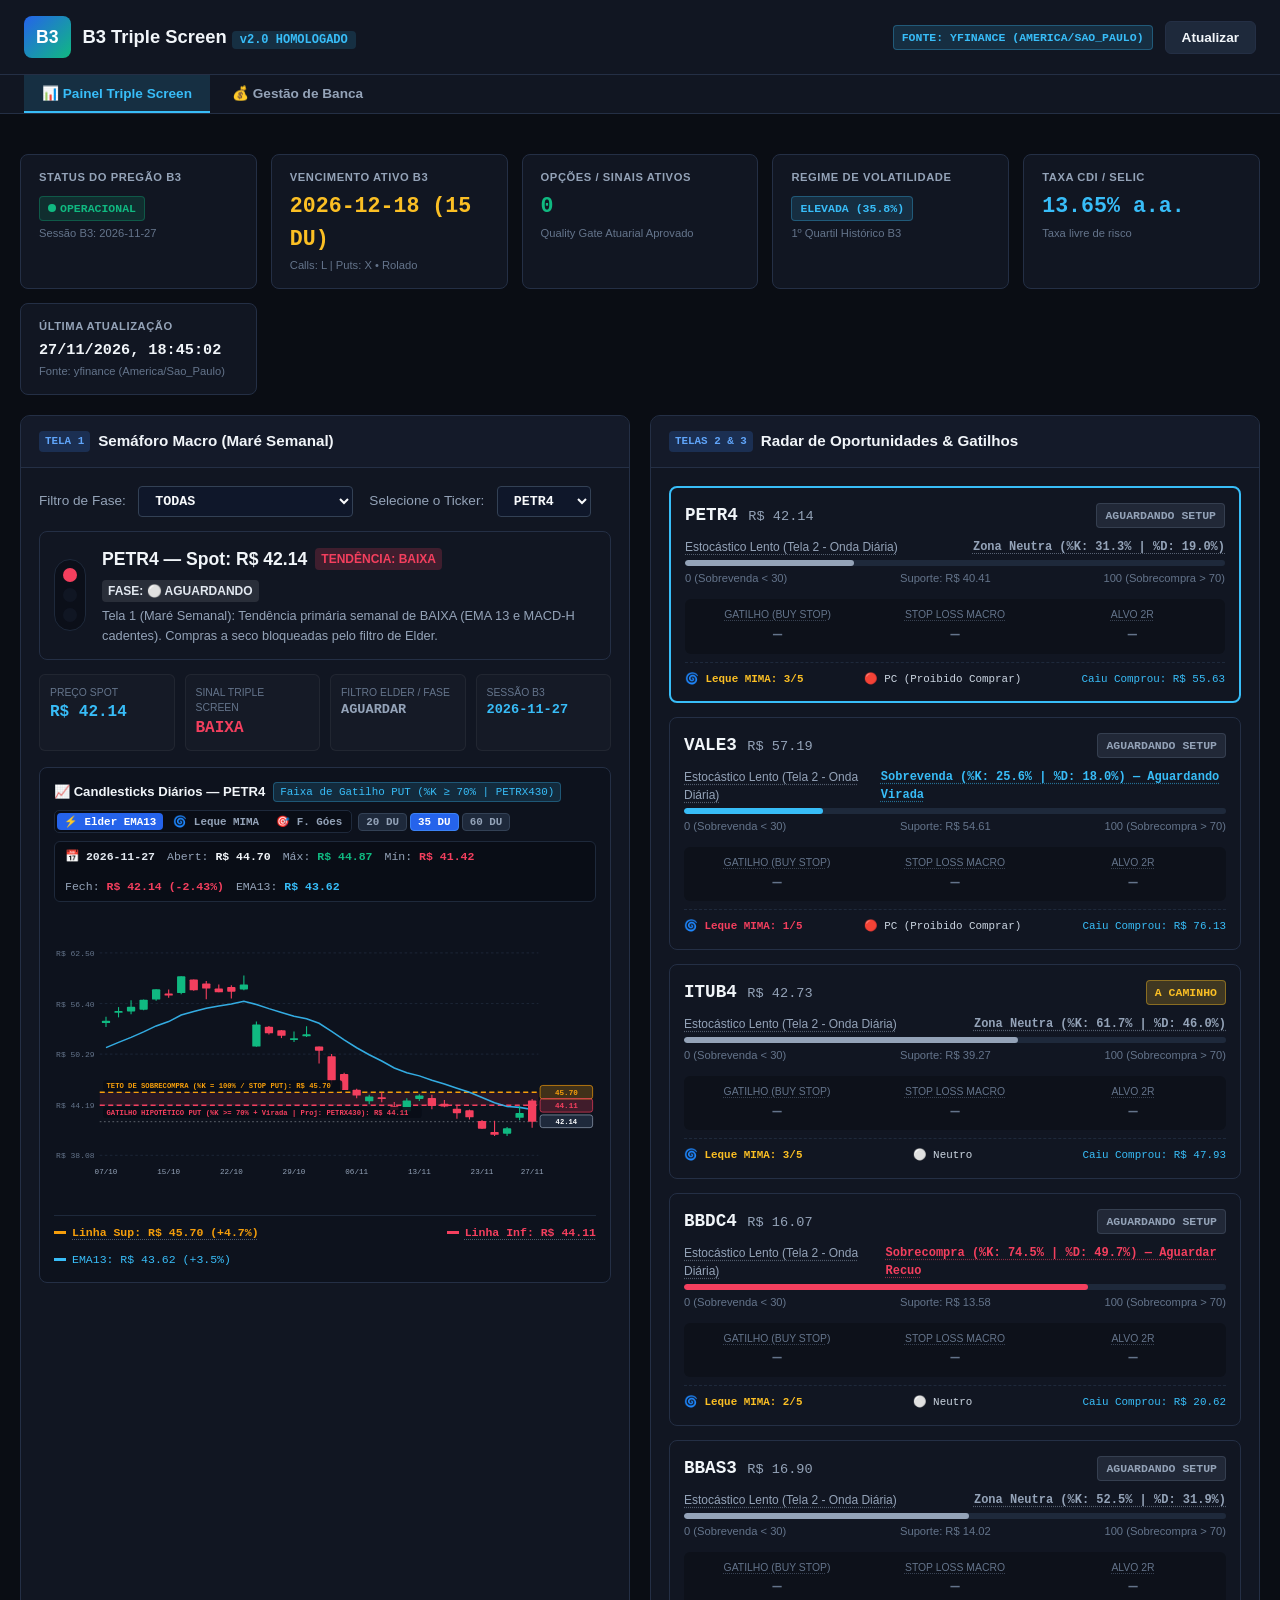
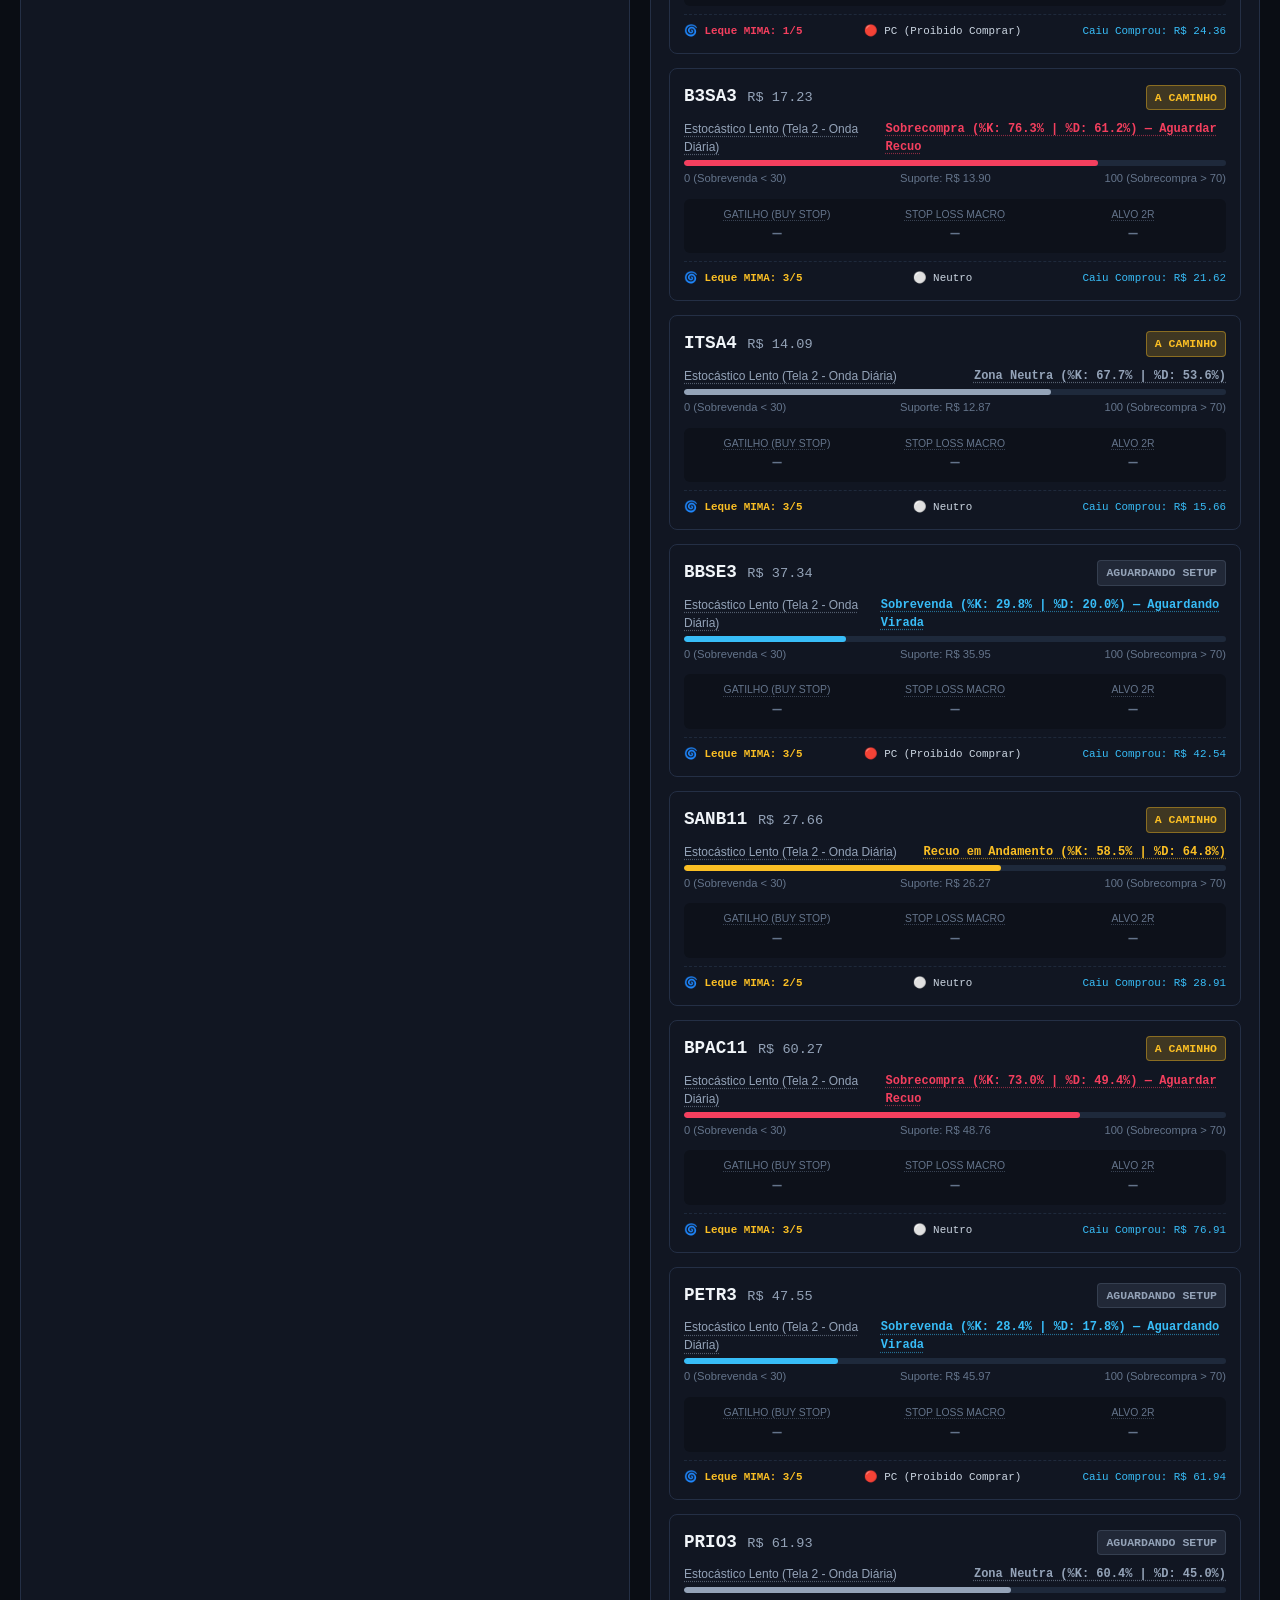
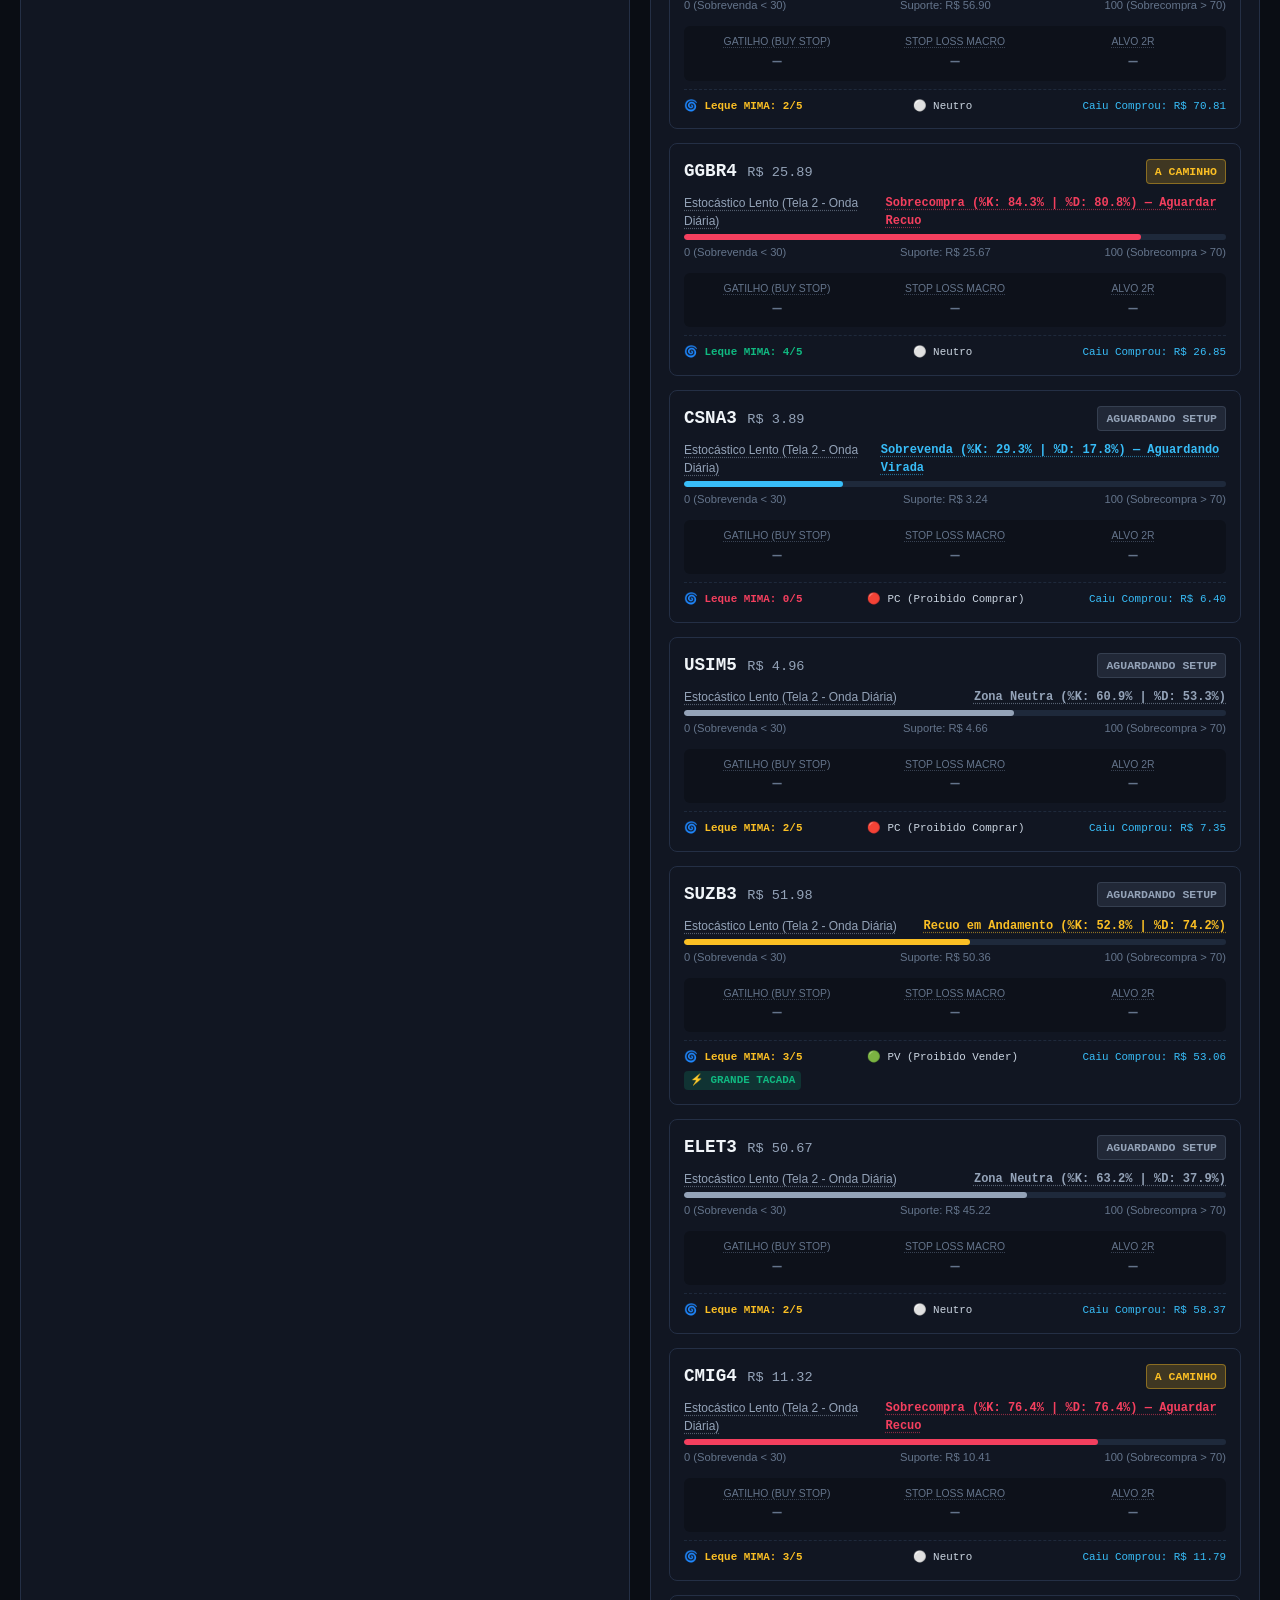
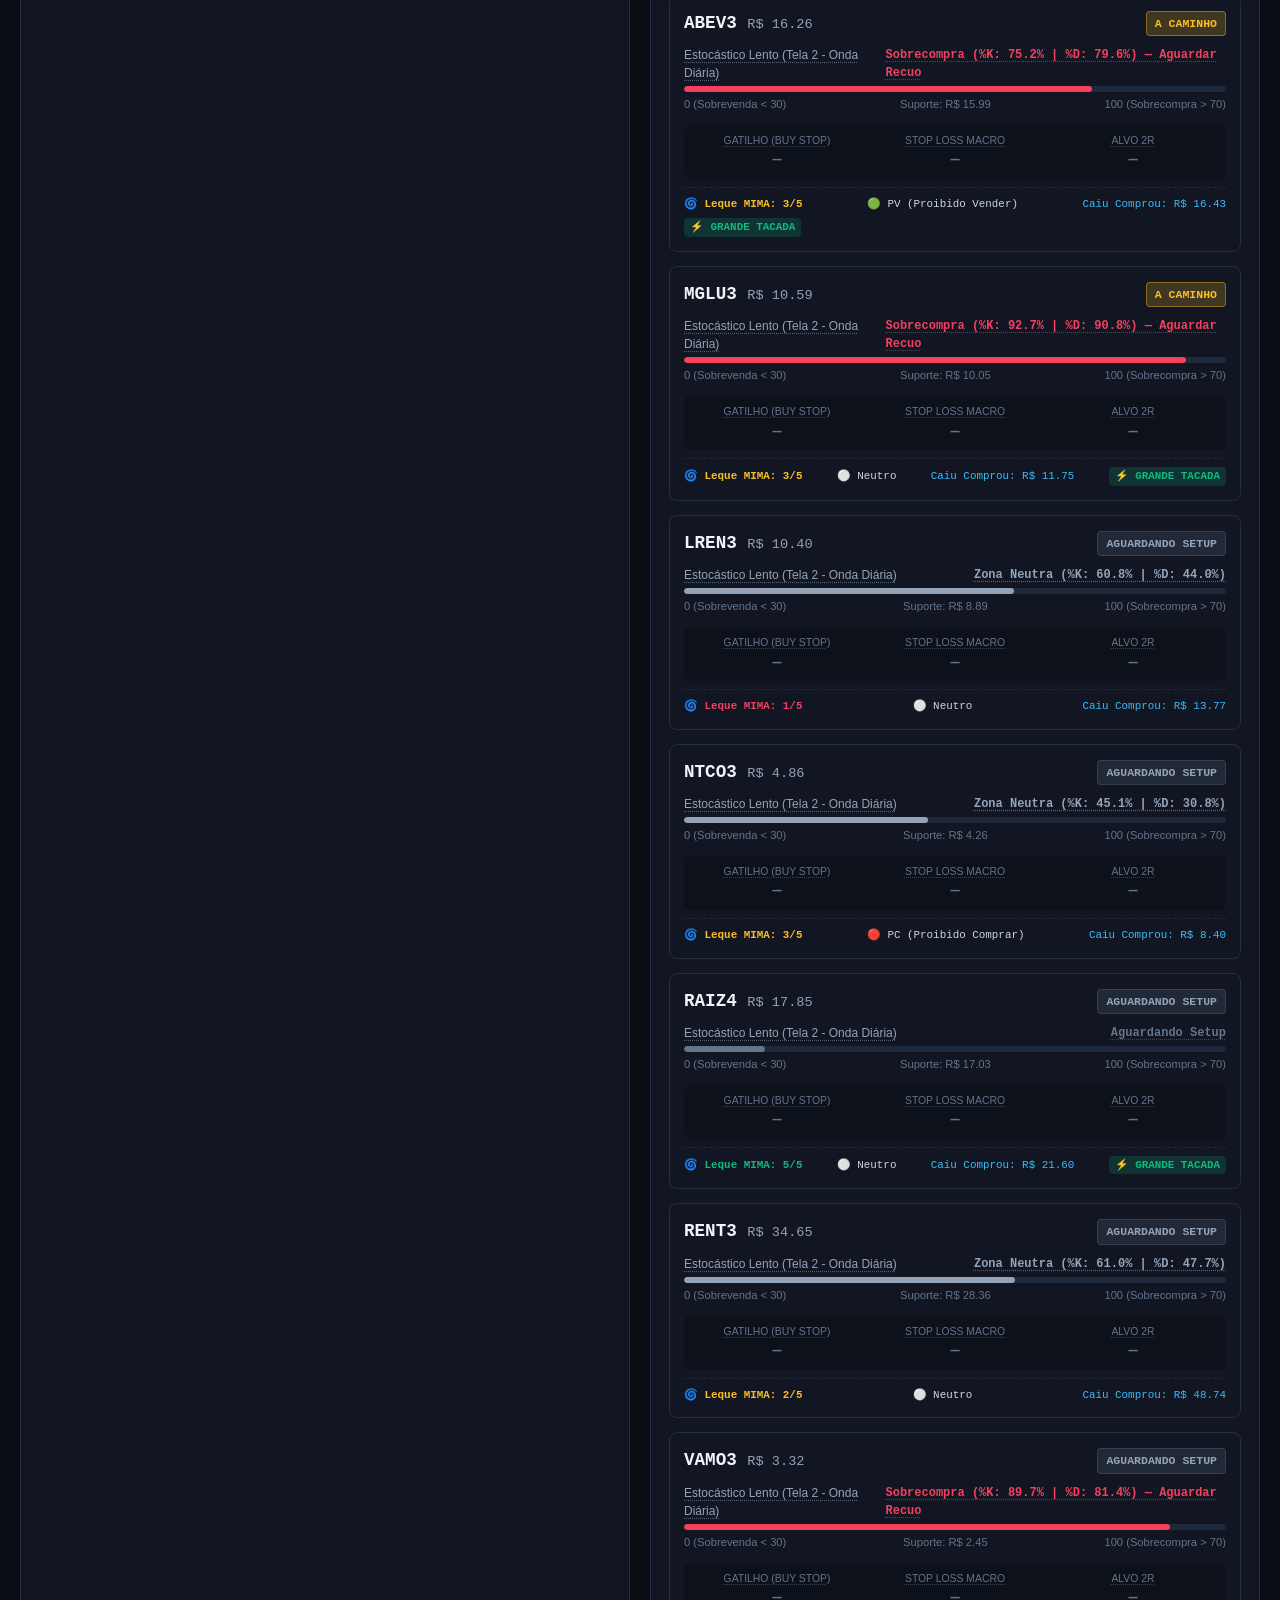
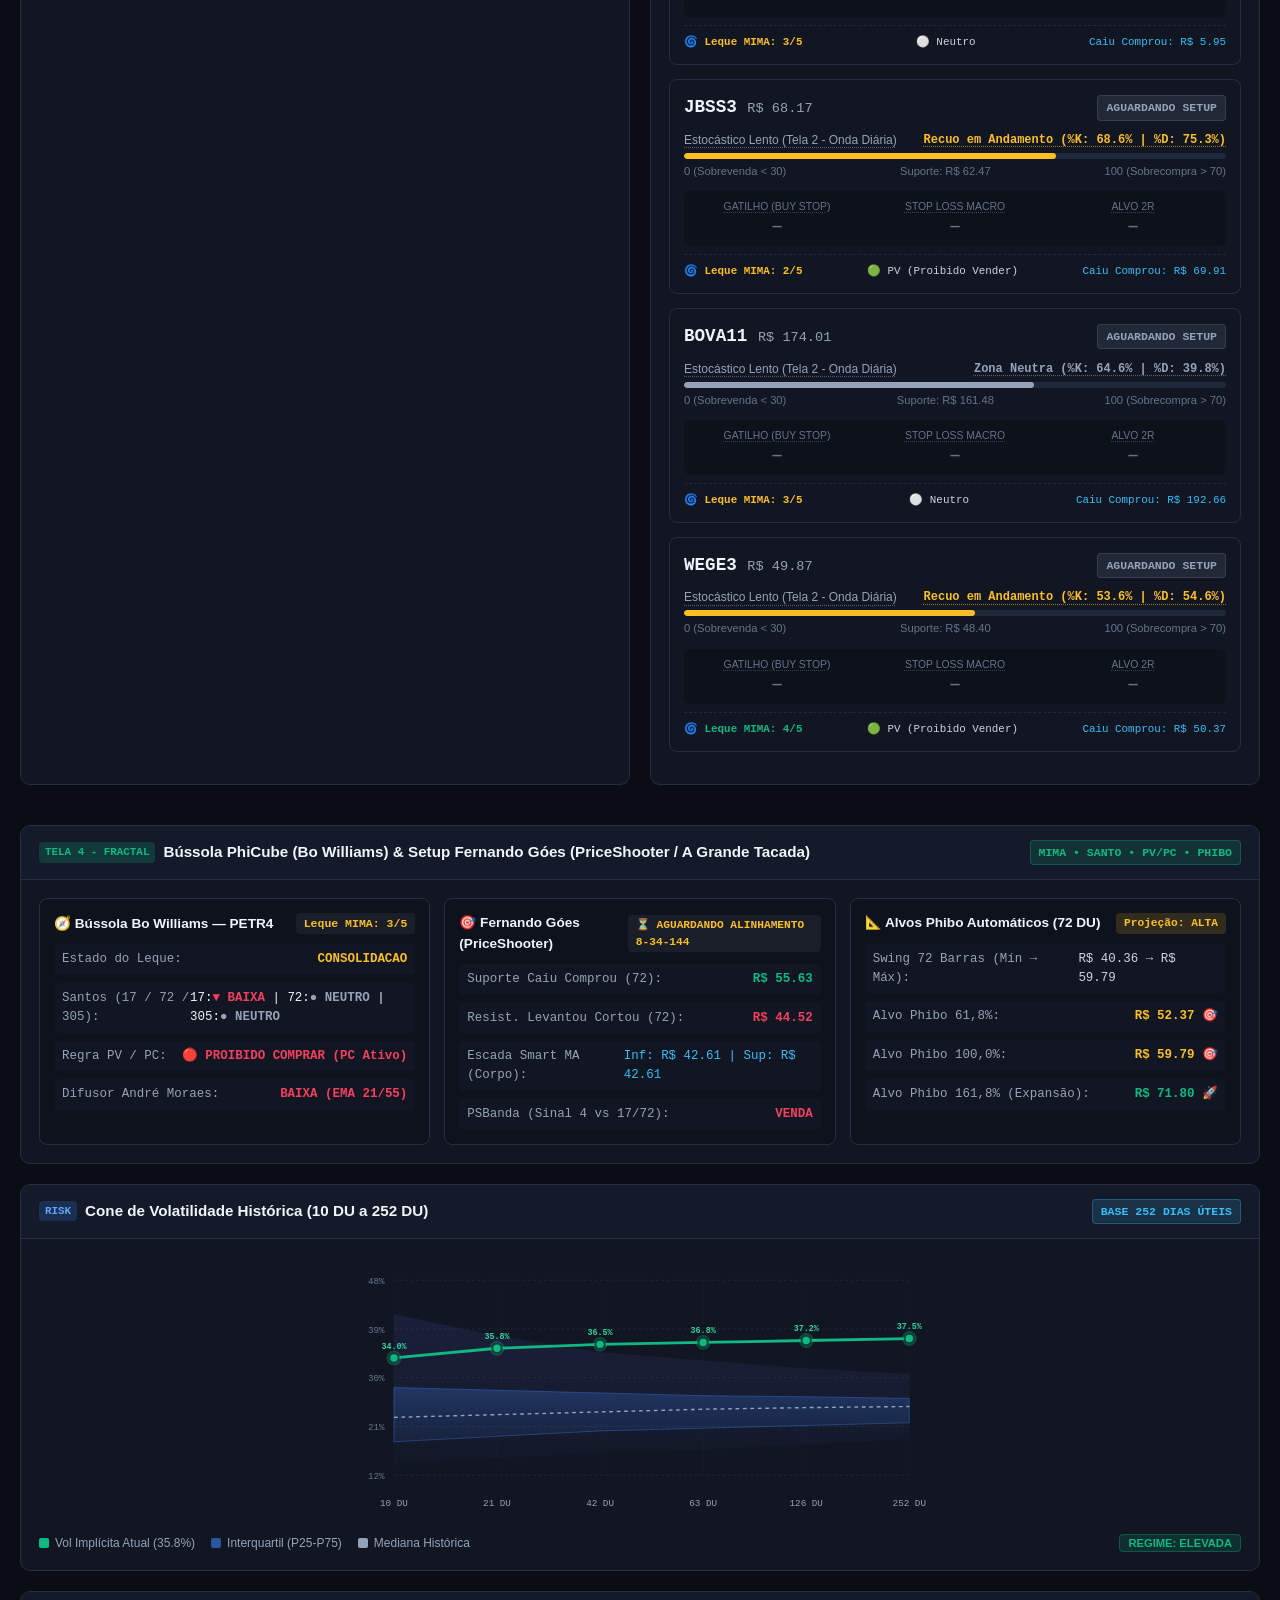
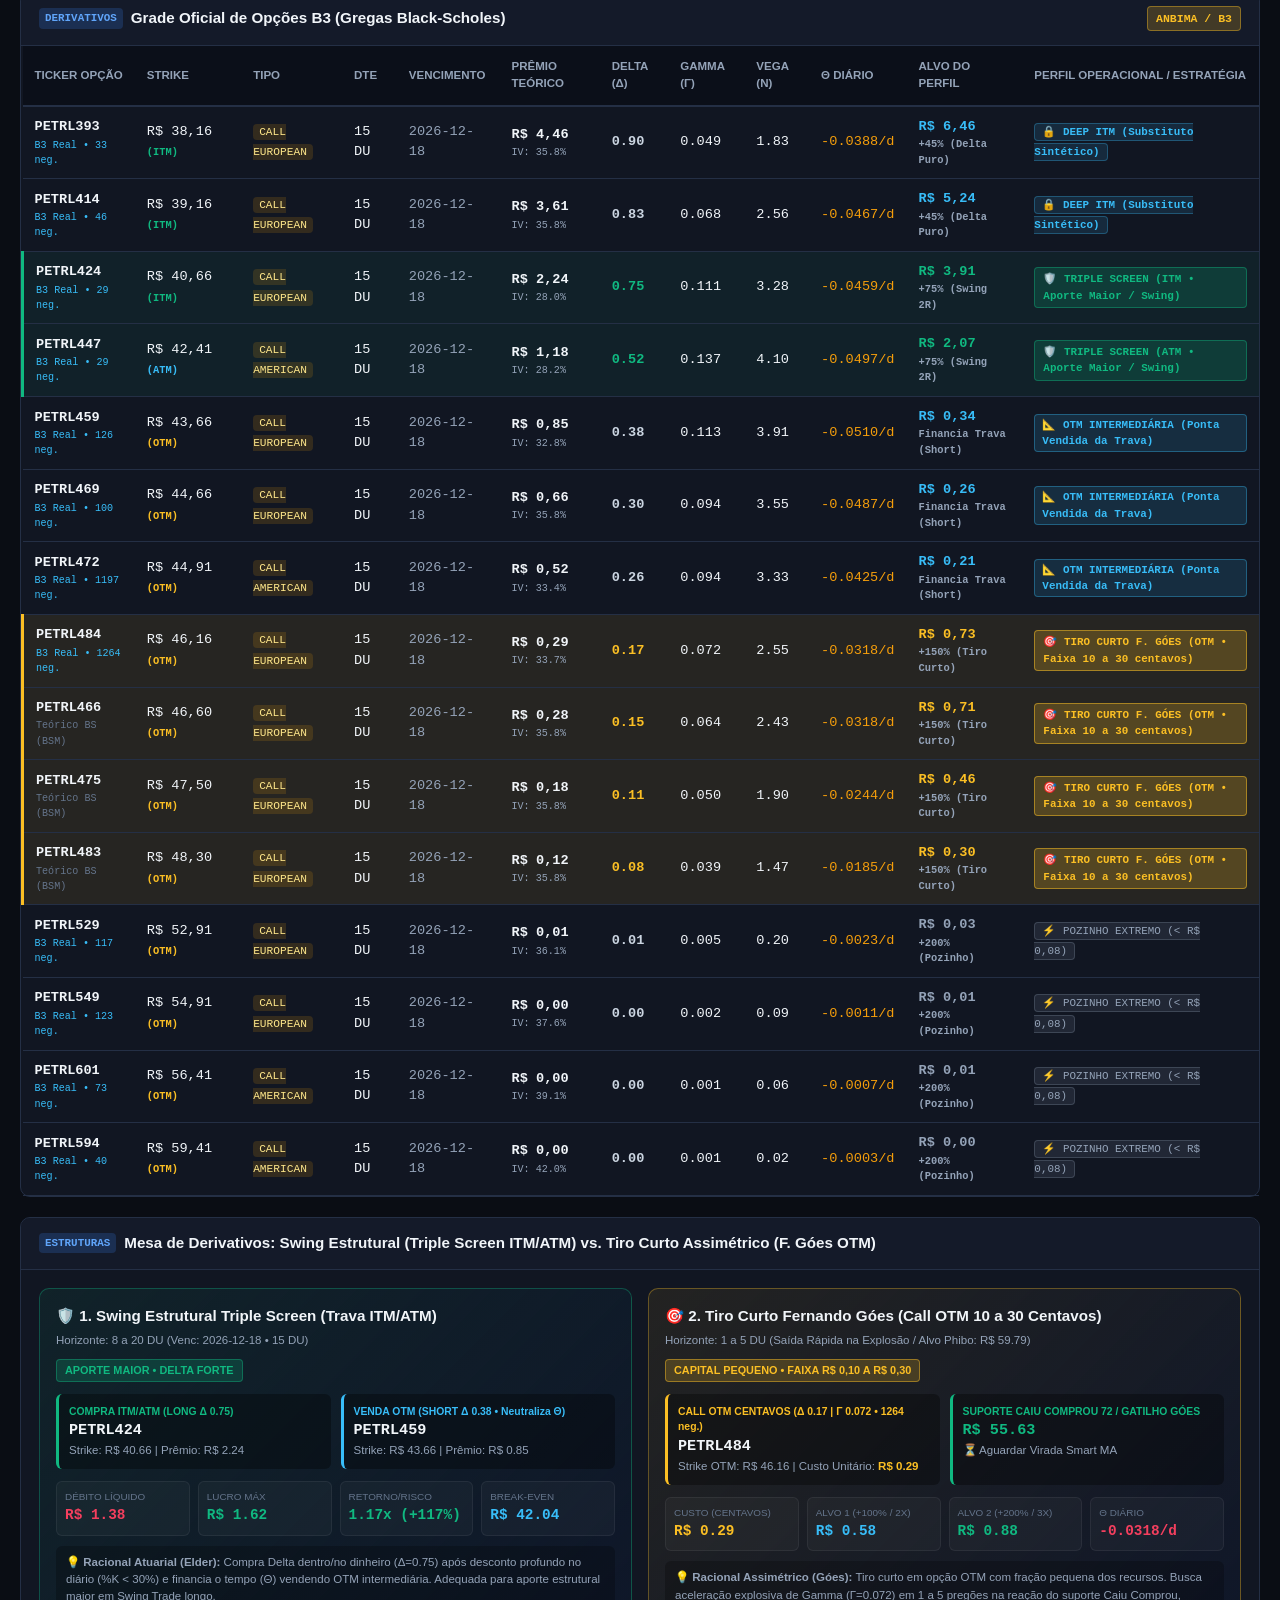
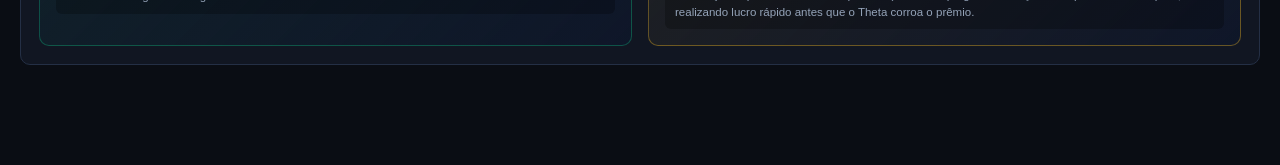
<file: index.html>
<!DOCTYPE html>
<html lang="pt-BR">
<head>
  <meta charset="UTF-8">
  <meta http-equiv="refresh" content="0; url=frontend/">
  <title>B3 Triple Screen v2</title>
  <script>window.location.href = "frontend/";</script>
</head>
<body>
  <p>Redirecionando para o portal... <a href="frontend/">Clique aqui caso não seja redirecionado</a>.</p>
</body>
</html>
</file>
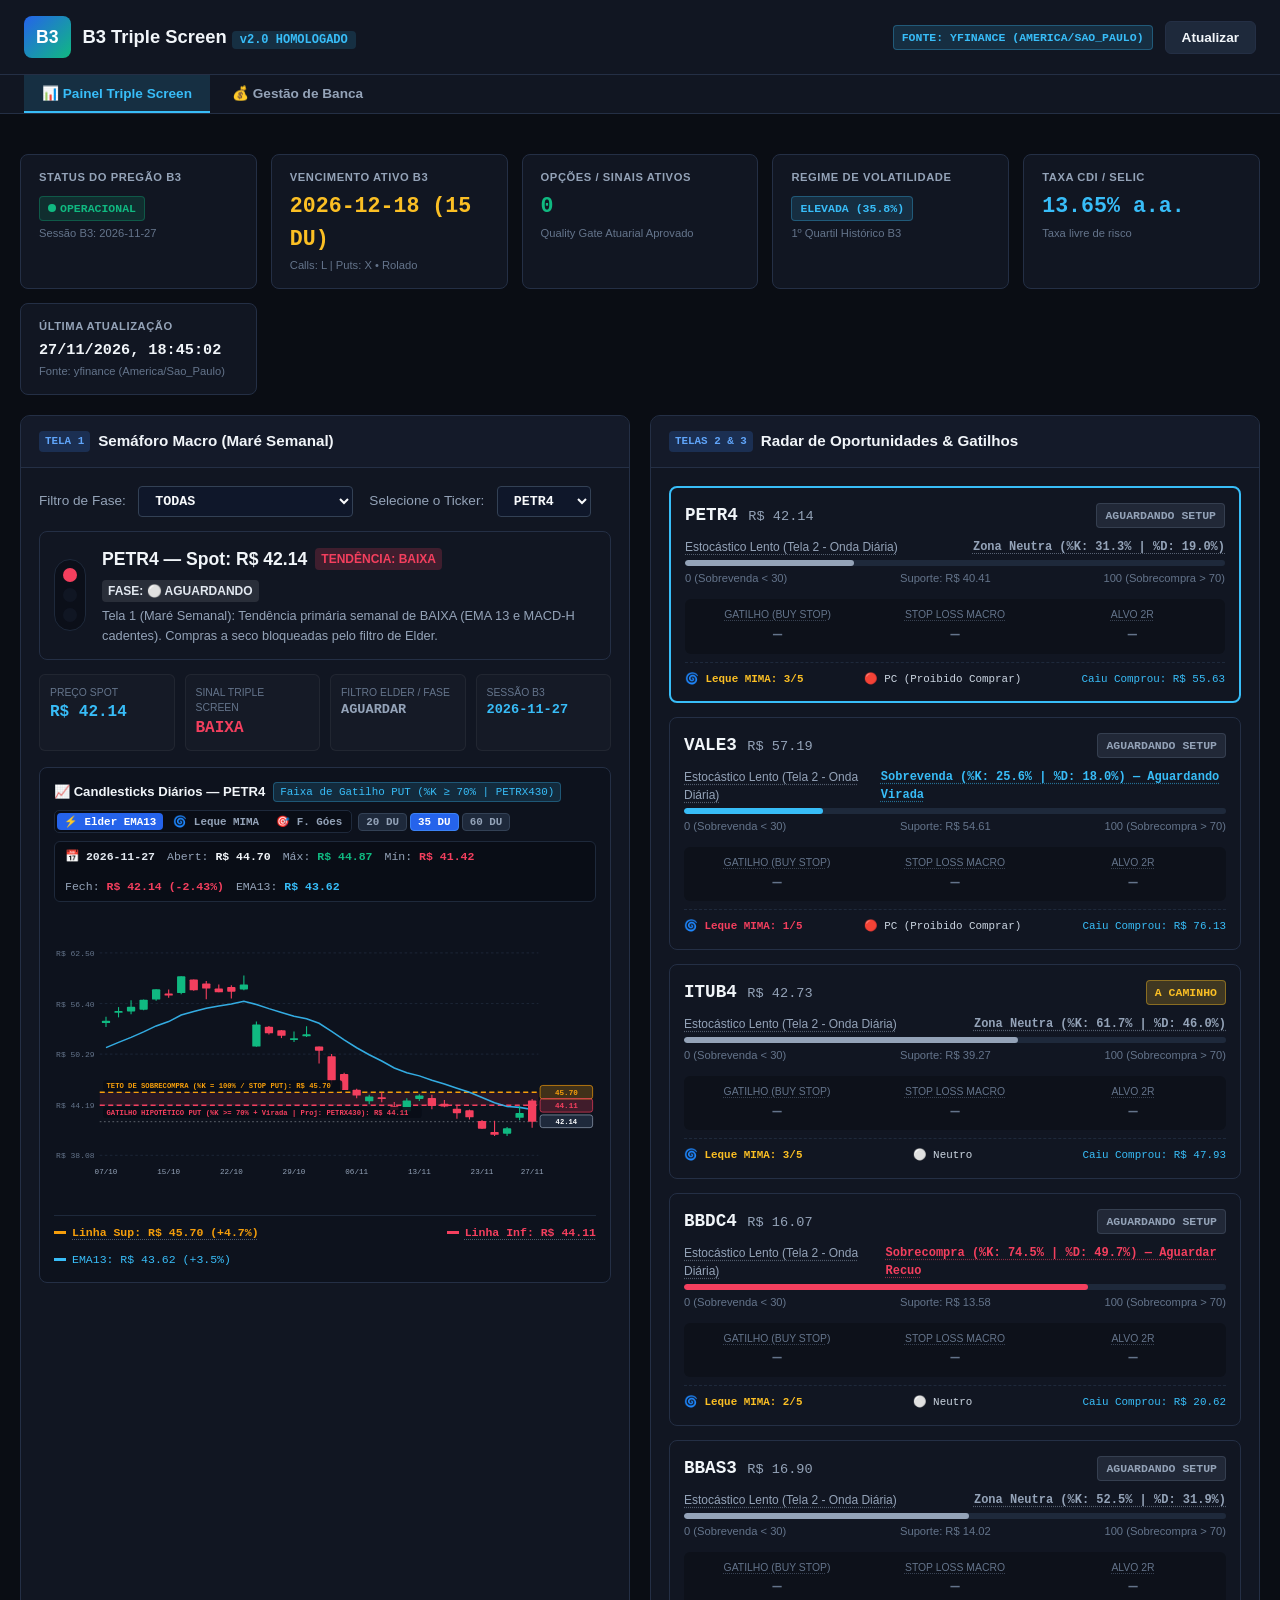
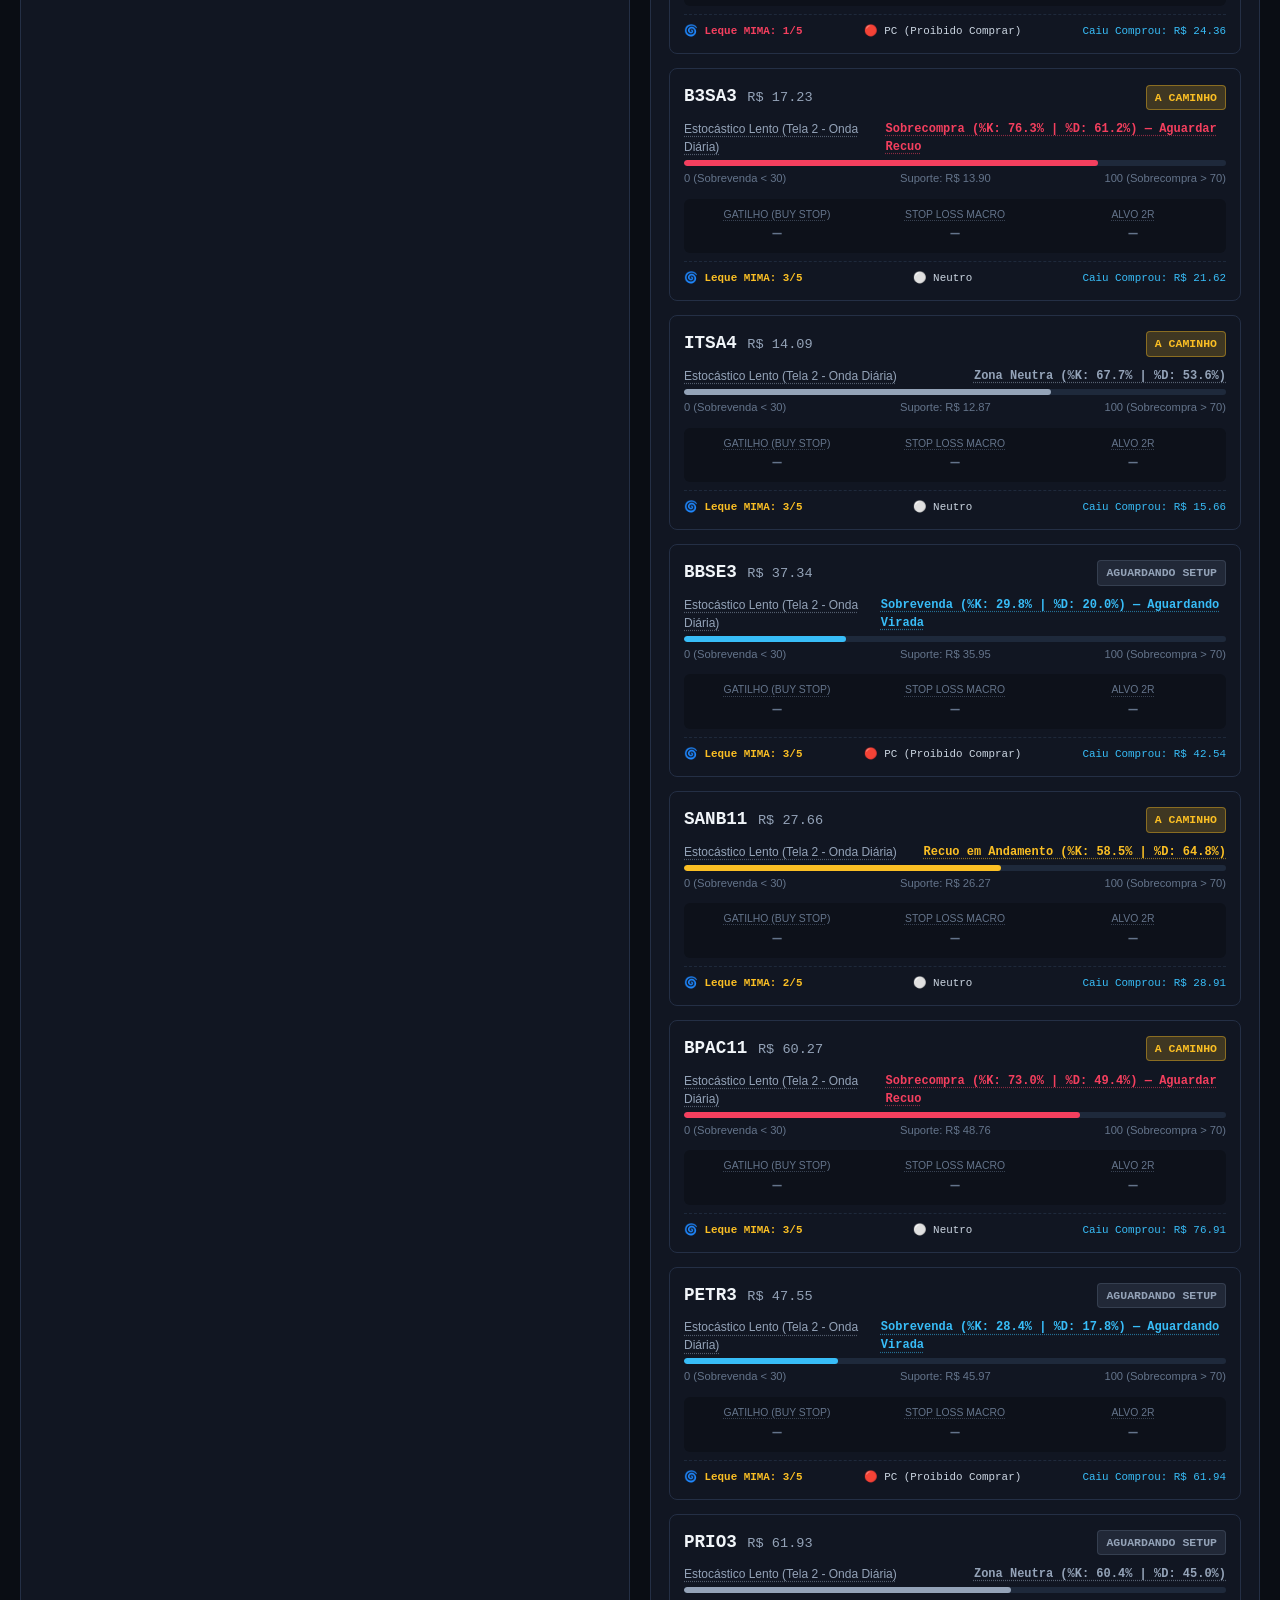
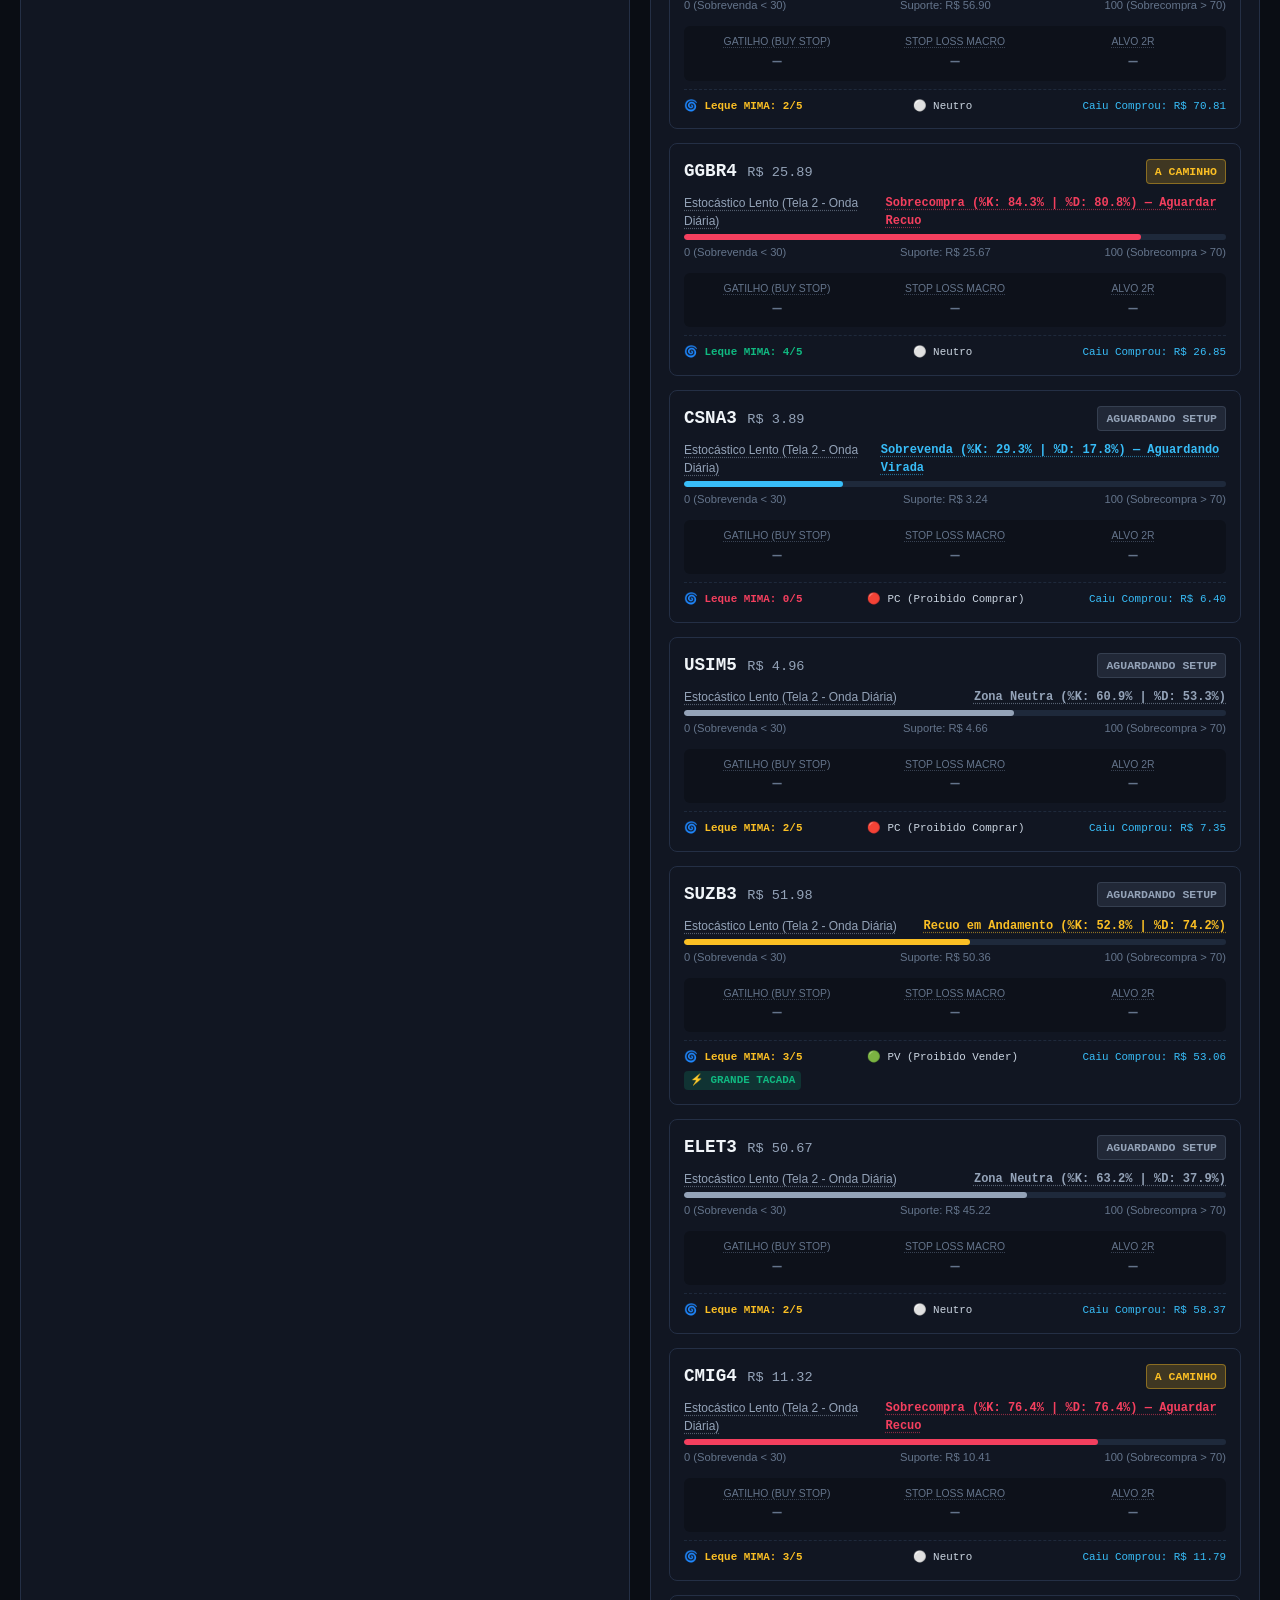
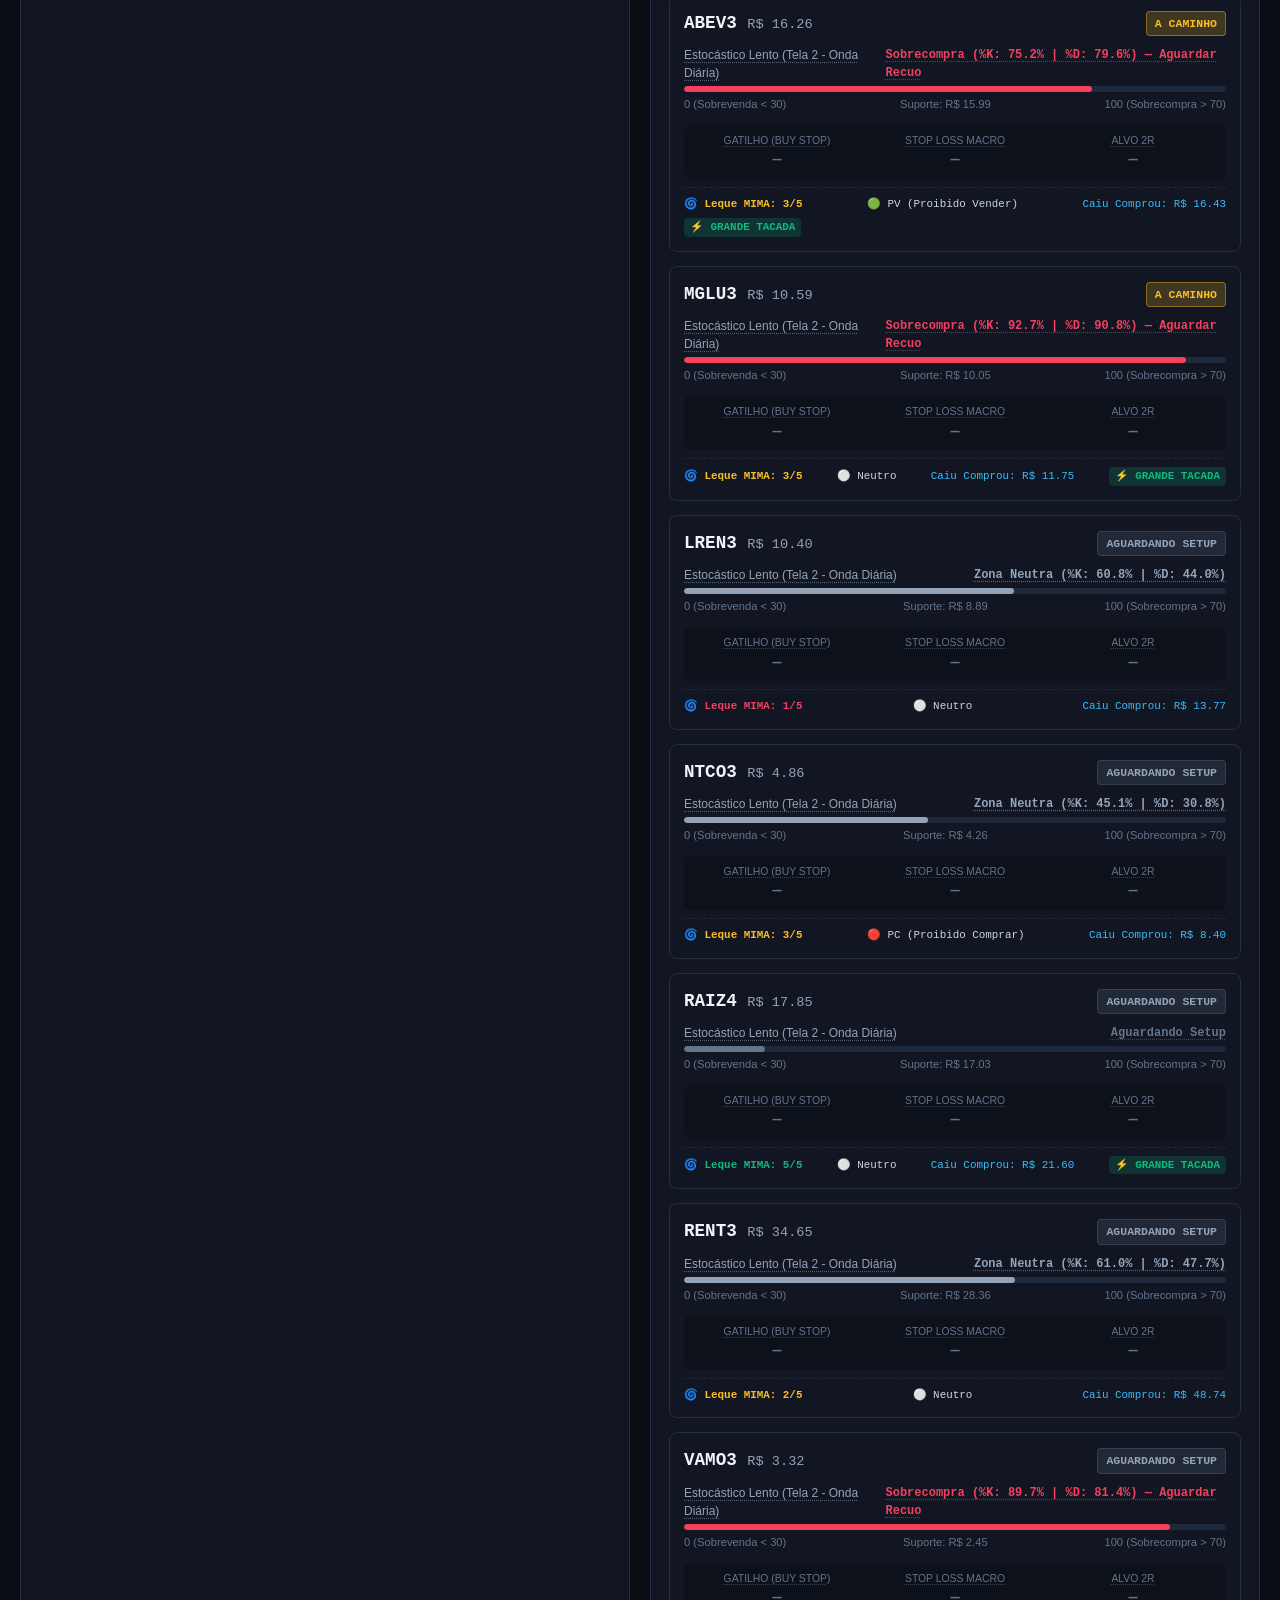
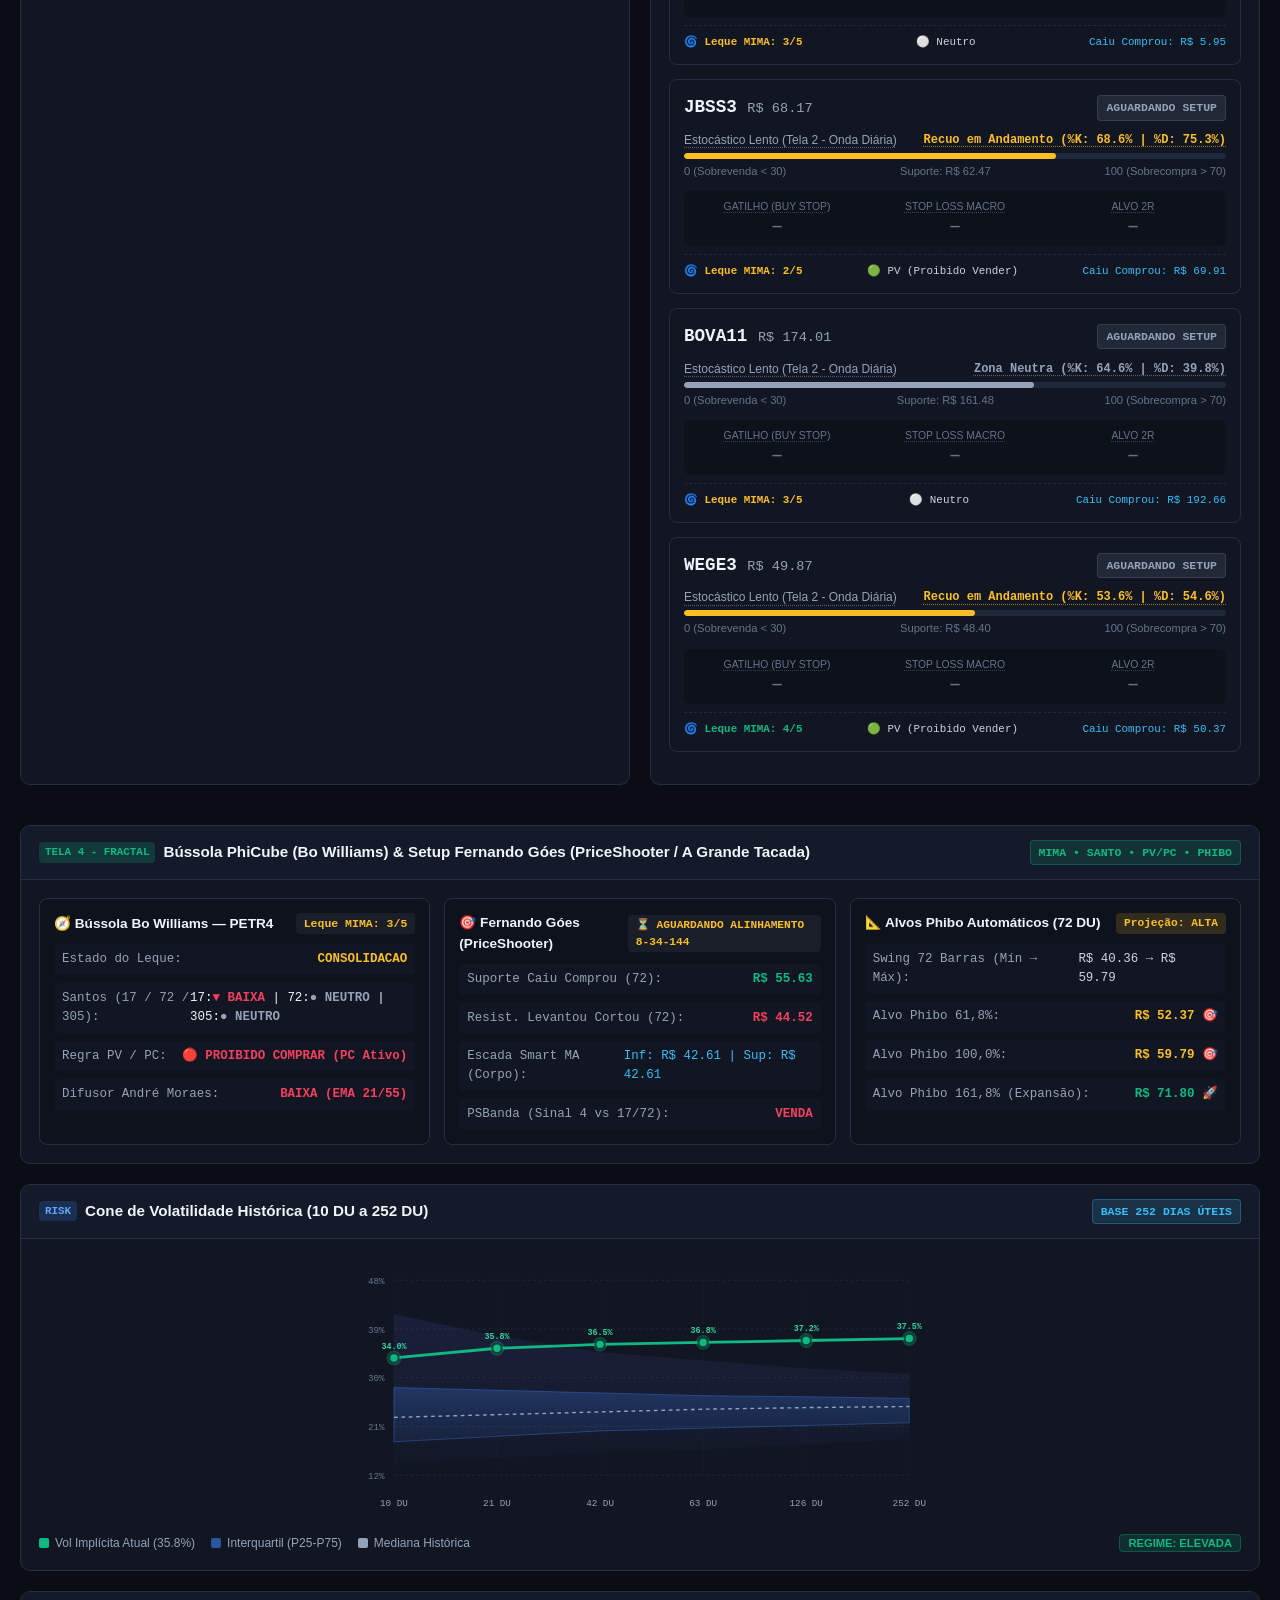
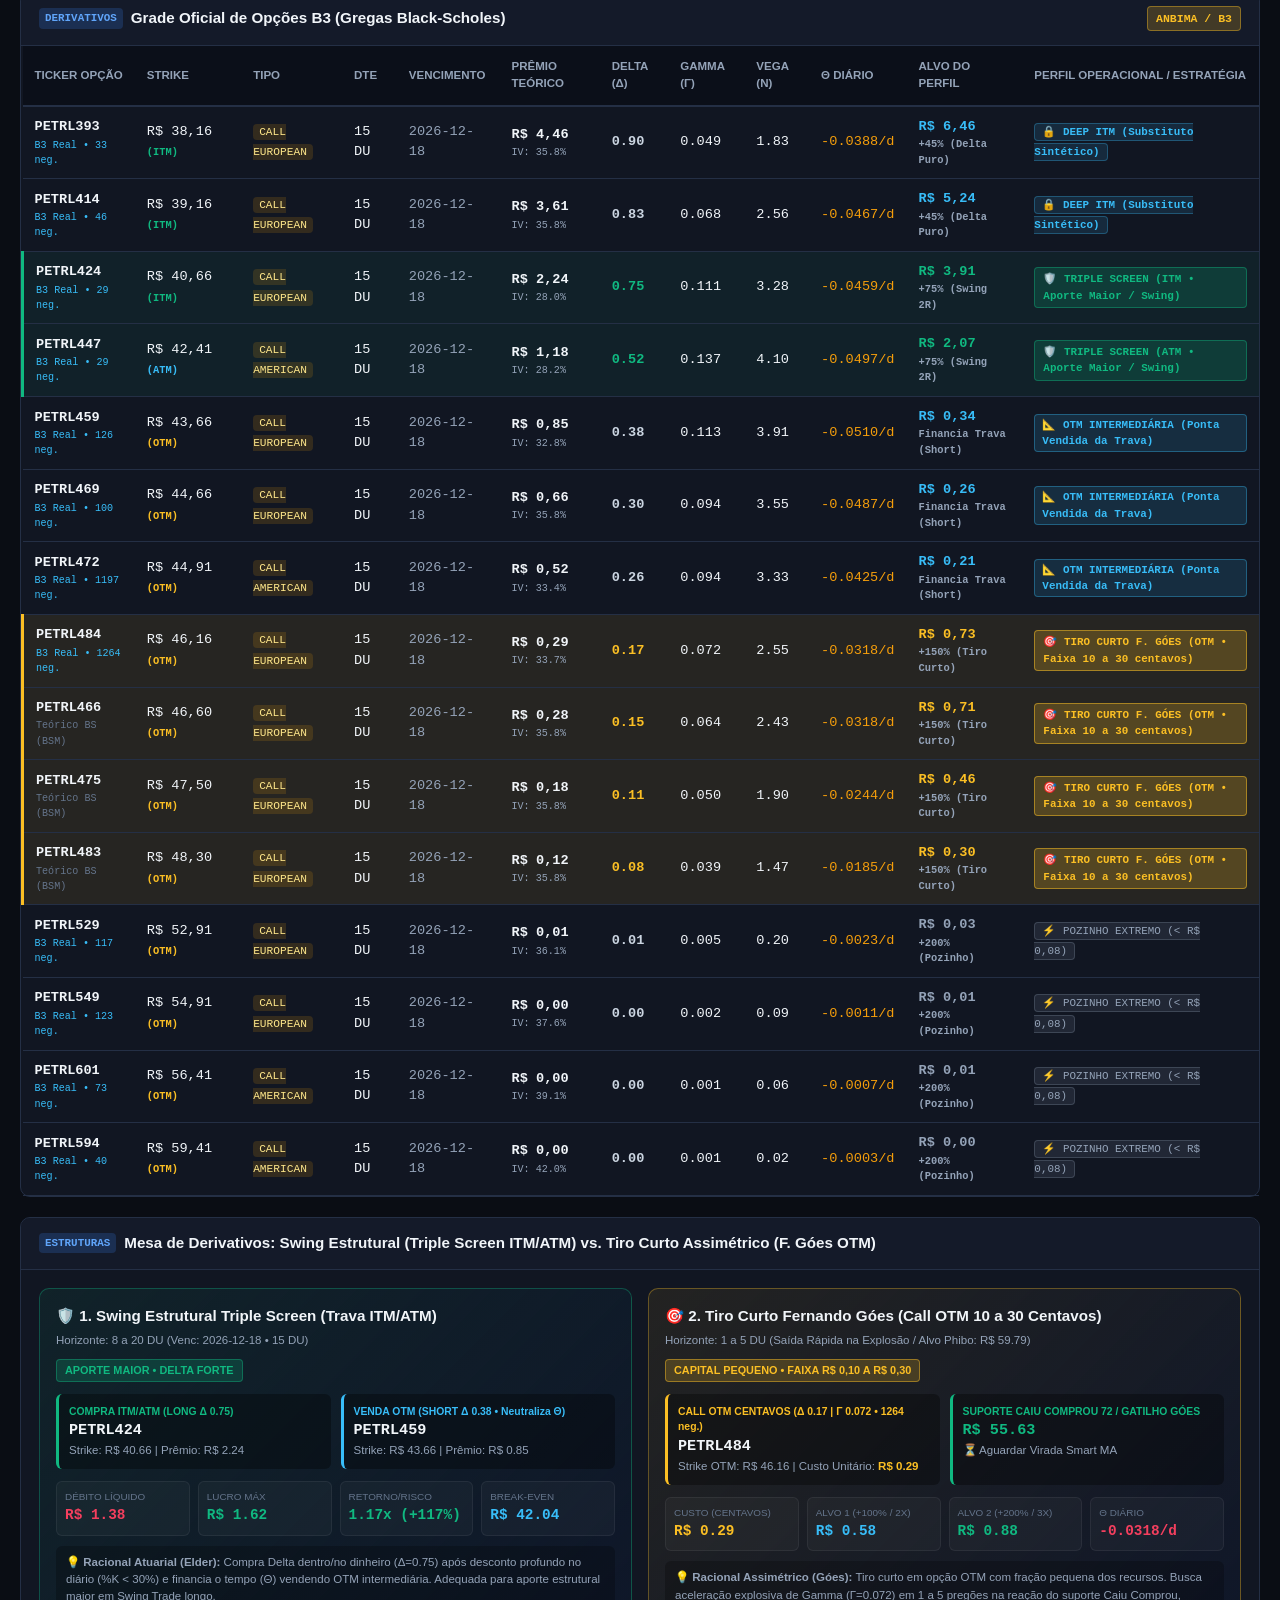
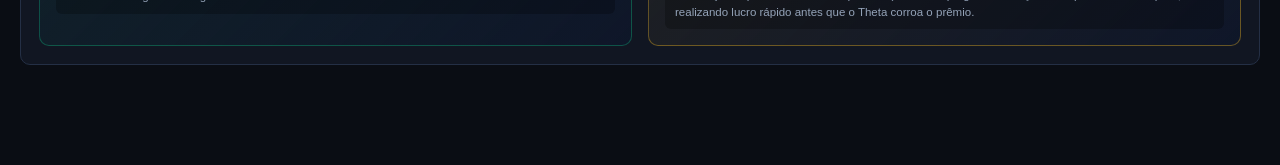
<file: frontend/index.html>
<!DOCTYPE html>
<html lang="pt-BR">
<head>
  <meta charset="UTF-8">
  <meta name="viewport" content="width=device-width, initial-scale=1.0">
  <meta http-equiv="Cache-Control" content="no-cache, no-store, must-revalidate">
  <meta http-equiv="Pragma" content="no-cache">
  <meta http-equiv="Expires" content="0">
  <title>B3 Triple Screen v2.0 - Dashboard Quantitativo</title>
  <link rel="icon" href="data:image/svg+xml,<svg xmlns=%22http://www.w3.org/2000/svg%22 viewBox=%220 0 100 100%22><text y=%22.9em%22 font-size=%2290%22>📈</text></svg>">
  <style>
    :root {
      --bg: #0a0d14;
      --card: #111622;
      --border: #242f45;
      --text: #f1f5f9;
      --muted: #94a3b8;
      --dim: #64748b;
      --green: #10b981;
      --blue: #38bdf8;
      --gold: #fbbf24;
    }
    * { margin:0; padding:0; box-sizing:border-box; }
    body { background: var(--bg); color: var(--text); font-family: -apple-system, BlinkMacSystemFont, "Segoe UI", Roboto, sans-serif; padding-bottom: 60px; line-height: 1.5; }
    .container { max-width: 1400px; margin: 0 auto; padding: 20px; }
    header { display: flex; justify-content: space-between; align-items: center; padding: 16px 24px; background: var(--card); border-bottom: 1px solid var(--border); position: sticky; top:0; z-index: 100; }
    .brand { display: flex; align-items: center; gap: 12px; }
    .logo { background: linear-gradient(135deg, #2563eb, #10b981); color:#fff; font-weight:800; padding: 8px 12px; border-radius: 8px; font-size: 1.1rem; }
    .badge { display: inline-flex; align-items: center; gap: 4px; padding: 3px 8px; border-radius: 4px; font-size: 0.72rem; font-weight: 700; font-family: monospace; text-transform: uppercase; }
    .badge-open { background: rgba(16, 185, 129, 0.15); color: var(--green); border: 1px solid rgba(16,185,129,0.3); }
    .badge-bullish { background: rgba(56, 189, 248, 0.15); color: var(--blue); border: 1px solid rgba(56,189,248,0.3); }
    .badge-rec { background: rgba(251, 191, 36, 0.2); color: var(--gold); border: 1px solid rgba(251,191,36,0.4); }
    .btn-refresh { background: #1e293b; color: var(--text); border: 1px solid var(--border); padding: 8px 16px; border-radius: 6px; font-size: 0.85rem; font-weight: 600; cursor: pointer; }
    .kpi-row { display: grid; grid-template-columns: repeat(auto-fit, minmax(210px, 1fr)); gap: 14px; margin: 20px 0; }
    .kpi-box { background: var(--card); border: 1px solid var(--border); border-radius: 8px; padding: 14px 18px; }
    .kpi-title { font-size: 0.7rem; color: var(--muted); text-transform: uppercase; letter-spacing: 0.05em; font-weight: 600; }
    .kpi-val { font-family: monospace; font-size: 1.35rem; font-weight: 700; margin-top: 4px; }
    .kpi-desc { font-size: 0.7rem; color: var(--dim); margin-top: 2px; }
    .grid-2 { display: grid; grid-template-columns: 1fr 1fr; gap: 20px; margin-bottom: 20px; }
    @media(max-width: 900px) { .grid-2 { grid-template-columns: 1fr; } }
    .panel { background: var(--card); border: 1px solid var(--border); border-radius: 10px; overflow: visible; margin-bottom: 20px; }
    .panel-header { padding: 14px 18px; border-bottom: 1px solid var(--border); display: flex; justify-content: space-between; align-items: center; background: rgba(22, 29, 45, 0.6); border-top-left-radius: 9px; border-top-right-radius: 9px; }
    .panel-title { font-size: 0.95rem; font-weight: 700; display: flex; align-items: center; gap: 8px; }
    .tag { background: rgba(59, 130, 246, 0.2); color: #60a5fa; font-size: 0.68rem; font-family: monospace; padding: 2px 6px; border-radius: 4px; font-weight: 600; }
    .panel-body { padding: 18px; }
    table { width: 100%; border-collapse: collapse; font-size: 0.85rem; }
    th { background: #0b0f19; color: var(--muted); font-size: 0.72rem; text-transform: uppercase; padding: 12px; border-bottom: 2px solid var(--border); text-align: left; }
    td { padding: 12px; border-bottom: 1px solid var(--border); font-family: monospace; }
    .pulse-dot { width: 8px; height: 8px; border-radius: 50%; background: var(--green); display: inline-block; animation: pulse 2s infinite; }
    @keyframes pulse { 0% { box-shadow: 0 0 0 0 rgba(16,185,129,0.7); } 70% { box-shadow: 0 0 0 8px rgba(16,185,129,0); } 100% { box-shadow: 0 0 0 0 rgba(16,185,129,0); } }

    /* TOOLTIPS / BALÕES EXPLICATIVOS */
    .tooltip-wrap {
      position: relative;
      display: inline-flex;
      align-items: center;
      cursor: help;
    }
    .tooltip-wrap.tooltip-block {
      display: block;
    }
    .tooltip-bubble {
      position: absolute;
      top: calc(100% + 8px);
      z-index: 1000;
      background: #0f172a;
      border: 1px solid #334155;
      border-radius: 8px;
      box-shadow: 0 10px 25px -5px rgba(0, 0, 0, 0.8), 0 8px 10px -6px rgba(0, 0, 0, 0.8);
      padding: 10px 14px;
      color: #f1f5f9;
      font-family: -apple-system, BlinkMacSystemFont, "Segoe UI", Roboto, sans-serif;
      font-size: 0.75rem;
      line-height: 1.45;
      min-width: 240px;
      max-width: min(340px, 85vw);
      width: max-content;
      white-space: normal;
      text-align: left;
      opacity: 0;
      visibility: hidden;
      pointer-events: none;
      transform: translateY(4px);
      transition: opacity 0.2s ease, transform 0.2s ease, visibility 0.2s ease;
    }
    /* Ponte invisível para evitar perda de hover ao mover o cursor até o balão */
    .tooltip-bubble::before {
      content: "";
      position: absolute;
      top: -10px;
      left: 0;
      right: 0;
      height: 10px;
    }
    /* Seta indicadora (Arrow) */
    .tooltip-bubble::after {
      content: "";
      position: absolute;
      top: -5px;
      width: 8px;
      height: 8px;
      background: #0f172a;
      border-left: 1px solid #334155;
      border-top: 1px solid #334155;
      transform: rotate(45deg);
    }
    .tooltip-left .tooltip-bubble {
      left: 0;
      right: auto;
    }
    .tooltip-left .tooltip-bubble::after {
      left: 16px;
    }
    .tooltip-right .tooltip-bubble {
      right: 0;
      left: auto;
    }
    .tooltip-right .tooltip-bubble::after {
      right: 16px;
    }
    .tooltip-center .tooltip-bubble {
      left: 50%;
      right: auto;
      transform: translateX(-50%) translateY(4px);
    }
    .tooltip-center .tooltip-bubble::after {
      left: 50%;
      margin-left: -4px;
    }
    .tooltip-wrap:hover .tooltip-bubble,
    .tooltip-bubble:hover {
      opacity: 1;
      visibility: visible;
      pointer-events: auto;
      transform: translateY(0);
    }
    .tooltip-wrap.tooltip-center:hover .tooltip-bubble,
    .tooltip-center .tooltip-bubble:hover {
      transform: translateX(-50%) translateY(0);
    }
    .tooltip-title {
      font-weight: 700;
      font-size: 0.78rem;
      margin-bottom: 4px;
      display: flex;
      align-items: center;
      gap: 6px;
    }
    .tooltip-text {
      font-size: 0.72rem;
      color: #cbd5e1;
      line-height: 1.45;
    }
  </style>
</head>
<body>

  <header>
    <div class="brand">
      <div class="logo">B3</div>
      <div>
        <h2 style="font-size:1.15rem; font-weight:700;">B3 Triple Screen <span style="font-size:0.75rem; background:rgba(56,189,248,0.15); color:var(--blue); padding:2px 8px; border-radius:4px; font-family:monospace;">v2.0 HOMOLOGADO</span></h2>
      </div>
    </div>
    <div style="display:flex; align-items:center; gap:12px;">
      <span id="badge-fonte-dados" class="badge" style="background:rgba(56,189,248,0.15); color:var(--blue); border:1px solid rgba(56,189,248,0.3); font-size:0.72rem;">Fonte: yfinance (America/Sao_Paulo)</span>
      <button id="btn-atualizar" class="btn-refresh"><span>Atualizar</span></button>
    </div>
  </header>

  <nav style="display:flex; gap:4px; padding:0 24px; background:var(--card); border-bottom:1px solid var(--border);">
    <button data-aba="painel" onclick="selecionarAbaPortal('painel')" style="background:transparent; color:var(--muted); border:none; border-bottom:2px solid transparent; padding:10px 18px; font-size:0.85rem; font-weight:700; cursor:pointer;">📊 Painel Triple Screen</button>
    <button data-aba="banca" onclick="selecionarAbaPortal('banca')" style="background:transparent; color:var(--muted); border:none; border-bottom:2px solid transparent; padding:10px 18px; font-size:0.85rem; font-weight:700; cursor:pointer;">💰 Gestão de Banca</button>
  </nav>

  <main class="container" id="tab-painel">

    <div class="kpi-row">
      <div class="kpi-box">
        <div class="kpi-title">Status do Pregão B3</div>
        <div class="kpi-val" id="kpi-status-mercado"><span class="badge badge-open"><span class="pulse-dot"></span> OPERACIONAL</span></div>
        <div class="kpi-desc" id="kpi-desc-sessao">Sessão B3: --/--/----</div>
      </div>
      <div class="kpi-box">
        <div class="kpi-title">Vencimento Ativo B3</div>
        <div class="kpi-val" id="kpi-vencimento-ativo" style="color:var(--gold);">--/--/---- (-- DU)</div>
        <div class="kpi-desc" id="kpi-series-ativas">Séries: Calls A-L | Puts M-X</div>
      </div>
      <div class="kpi-box">
        <div class="kpi-title">Opções / Sinais Ativos</div>
        <div class="kpi-val" id="kpi-sinais-armados" style="color:var(--green);">0</div>
        <div class="kpi-desc">Quality Gate Atuarial Aprovado</div>
      </div>
      <div class="kpi-box">
        <div class="kpi-title">Regime de Volatilidade</div>
        <div class="kpi-val" id="kpi-regime-vol"><span class="badge badge-bullish">COMPRIMIDA (23.6%)</span></div>
        <div class="kpi-desc">1º Quartil Histórico B3</div>
      </div>
      <div class="kpi-box">
        <div class="kpi-title">Taxa CDI / Selic</div>
        <div class="kpi-val" id="kpi-taxa-selic" style="color:var(--blue);">10,75% a.a.</div>
        <div class="kpi-desc">Taxa livre de risco</div>
      </div>
      <div class="kpi-box">
        <div class="kpi-title">Última Atualização</div>
        <div class="kpi-val" id="kpi-ultima-atualizacao" style="font-size:0.95rem;">--/--/---- --:--</div>
        <div class="kpi-desc" id="kpi-fonte-dados">Fonte: yfinance (America/Sao_Paulo)</div>
      </div>
    </div>

    <div class="grid-2">
      <div class="panel">
        <div class="panel-header">
          <div class="panel-title"><span class="tag">TELA 1</span> Semáforo Macro (Maré Semanal)</div>
        </div>
        <div class="panel-body" id="semaforo-macro-container">
          <div style="color:var(--dim);">Carregando Semáforo Macro...</div>
        </div>
      </div>

      <div class="panel">
        <div class="panel-header">
          <div class="panel-title"><span class="tag">TELAS 2 &amp; 3</span> Radar de Oportunidades &amp; Gatilhos</div>
        </div>
        <div class="panel-body" id="radar-oportunidades-container">
          <div style="color:var(--dim);">Carregando Radar de Oportunidades...</div>
        </div>
      </div>
    </div>

    <div class="panel">
      <div class="panel-header">
        <div class="panel-title"><span class="tag" style="background:rgba(16,185,129,0.2); color:#10b981;">TELA 4 - FRACTAL</span> Bússola PhiCube (Bo Williams) &amp; Setup Fernando Góes (PriceShooter / A Grande Tacada)</div>
        <span class="badge badge-open">MIMA • SANTO • PV/PC • PHIBO</span>
      </div>
      <div class="panel-body" id="phicube-bussola-container">
        <div style="color:var(--dim);">Carregando Bússola Fractal PhiCube...</div>
      </div>
    </div>

    <div class="panel">
      <div class="panel-header">
        <div class="panel-title"><span class="tag">RISK</span> Cone de Volatilidade Histórica (10 DU a 252 DU)</div>
        <span class="badge badge-bullish">BASE 252 DIAS ÚTEIS</span>
      </div>
      <div class="panel-body">
        <div id="vol-cone-container">Carregando Cone de Volatilidade...</div>
      </div>
    </div>

    <div class="panel">
      <div class="panel-header">
        <div class="panel-title"><span class="tag">DERIVATIVOS</span> Grade Oficial de Opções B3 (Gregas Black-Scholes)</div>
        <span class="badge badge-rec">ANBIMA / B3</span>
      </div>
      <div class="panel-body" style="padding:0; overflow-x:auto;">
        <table>
          <thead>
            <tr>
              <th>Ticker Opção</th>
              <th>Strike</th>
              <th>Tipo</th>
              <th>DTE</th>
              <th>Vencimento</th>
              <th>Prêmio Teórico</th>
              <th>Delta (&Delta;)</th>
              <th>Gamma (&Gamma;)</th>
              <th>Vega (&Nu;)</th>
              <th>&Theta; Diário</th>
              <th>Alvo do Perfil</th>
              <th>Perfil Operacional / Estratégia</th>
            </tr>
          </thead>
          <tbody id="tabela-grade-opcoes-corpo">
            <tr><td colspan="12" style="text-align:center; padding:16px; color:var(--dim);">Carregando grade de opções...</td></tr>
          </tbody>
        </table>
      </div>
    </div>

    <div class="panel">
      <div class="panel-header">
        <div class="panel-title"><span class="tag">ESTRUTURAS</span> Mesa de Derivativos: Swing Estrutural (Triple Screen ITM/ATM) vs. Tiro Curto Assimétrico (F. Góes OTM)</div>
      </div>
      <div class="panel-body" id="trava-alta-container">
        <div style="color:var(--dim);">Carregando estruturas recomendadas...</div>
      </div>
    </div>

  </main>

  <main class="container" id="tab-banca" style="display:none;">
    <div id="banca-root" style="margin-top:20px;"><div style="color:var(--dim);">Carregando Gestão de Banca...</div></div>
  </main>

  <script src="js/app.js?v=3.7"></script>
  <script src="js/components/banca.js?v=1.0"></script>
</body>
</html>
</file>
